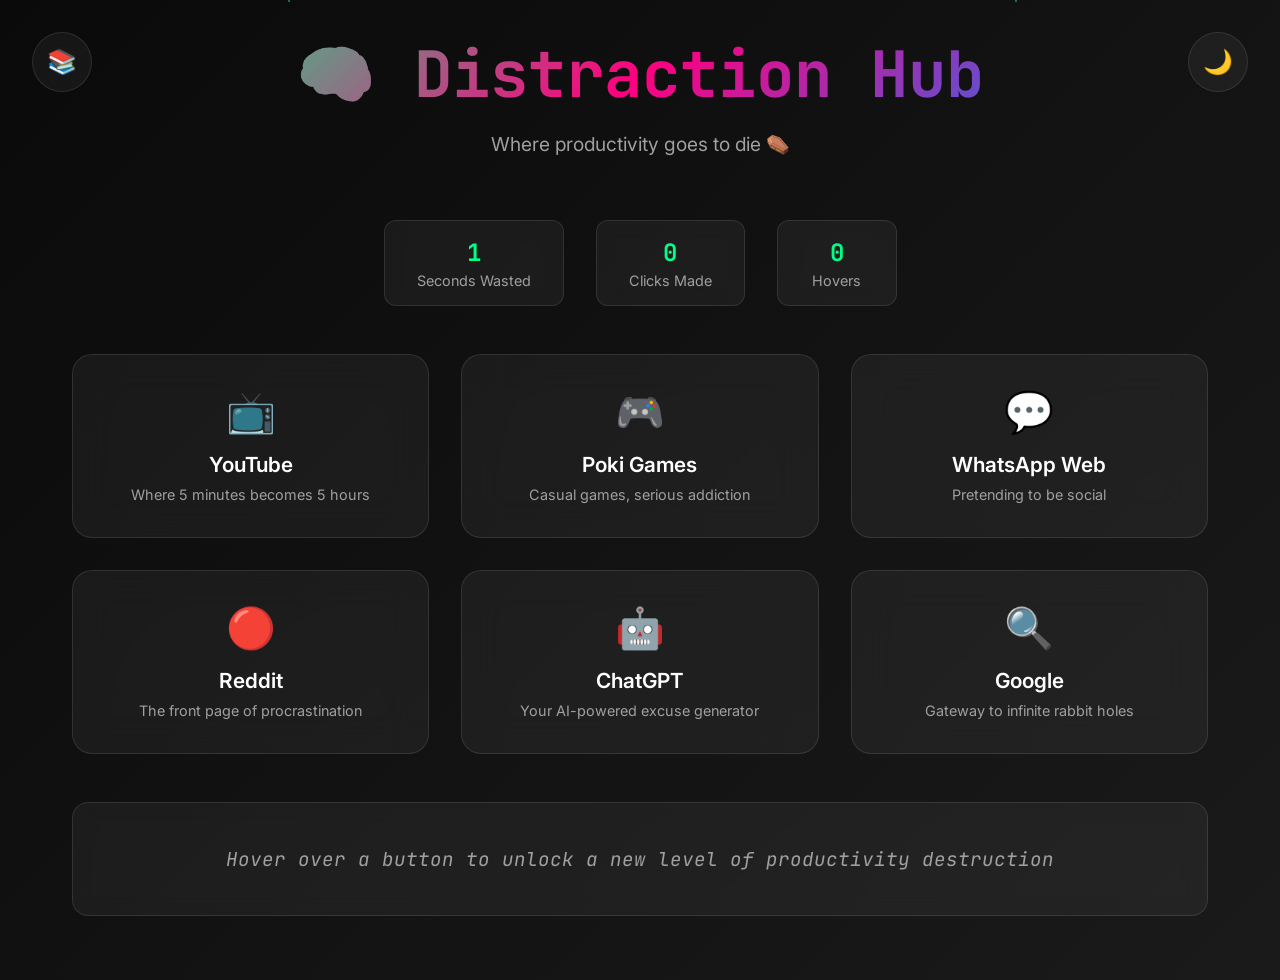
<file: index.html>
<!DOCTYPE html>
<html lang="en">
<head>
  <meta charset="UTF-8">
  <meta name="viewport" content="width=device-width, initial-scale=1.0">
  <title>Distraction Hub</title>
  <link rel="icon" href="data:image/svg+xml,<svg xmlns=%22http://www.w3.org/2000/svg%22 viewBox=%220 0 100 100%22><text y=%22.9em%22 font-size=%2290%22>🧠</text></svg>">
  <link rel="stylesheet" href="style.css" />
</head>
<body>
  <div class="bg-particles" id="particles"></div>
  
  <button class="mode-toggle" onclick="toggleMode()" aria-label="Toggle theme">
    <span id="modeIcon">🌙</span>
  </button>

  <!-- Panic Button -->
  <button class="panic-btn" onclick="activatePanic()" aria-label="Panic!">
    <span class="panic-icon">📚</span>
  </button>

  <div class="container">
    <div class="header-section">
      <h1>🧠 Distraction Hub</h1>
      <p class="subtitle">Where productivity goes to die ⚰️</p>
    </div>

    <div class="stats-bar">
      <div class="stat-item">
        <div class="stat-number" id="timeWasted">0</div>
        <div class="stat-label">Seconds Wasted</div>
      </div>
      <div class="stat-item">
        <div class="stat-number" id="clickCount">0</div>
        <div class="stat-label">Clicks Made</div>
      </div>
      <div class="stat-item">
        <div class="stat-number" id="hoversCount">0</div>
        <div class="stat-label">Hovers</div>
      </div>
    </div>

    <div class="button-grid">
      <a class="button-card" href="https://www.youtube.com" target="_blank" 
         onmouseover="updateJoke('Falling into the infinite scroll of cat videos and conspiracy theories')" 
         onclick="incrementClicks()">
        <div class="card-content">
          <span class="card-icon">📺</span>
          <div class="card-title">YouTube</div>
          <div class="card-description">Where 5 minutes becomes 5 hours</div>
        </div>
      </a>

      <a class="button-card" href="https://www.poki.com" target="_blank" 
         onmouseover="updateJoke('Just one more game... said 3 hours ago')" 
         onclick="incrementClicks()">
        <div class="card-content">
          <span class="card-icon">🎮</span>
          <div class="card-title">Poki Games</div>
          <div class="card-description">Casual games, serious addiction</div>
        </div>
      </a>

      <a class="button-card" href="https://web.whatsapp.com" target="_blank" 
         onmouseover="updateJoke('Checking if anyone messaged... they did not')" 
         onclick="incrementClicks()">
        <div class="card-content">
          <span class="card-icon">💬</span>
          <div class="card-title">WhatsApp Web</div>
          <div class="card-description">Pretending to be social</div>
        </div>
      </a>

      <a class="button-card" href="https://www.reddit.com" target="_blank" 
         onmouseover="updateJoke('Scrolling through r/mildlyinteresting for the 47th time today')" 
         onclick="incrementClicks()">
        <div class="card-content">
          <span class="card-icon">🔴</span>
          <div class="card-title">Reddit</div>
          <div class="card-description">The front page of procrastination</div>
        </div>
      </a>

      <a class="button-card" href="https://chat.openai.com" target="_blank" 
         onmouseover="updateJoke('Asking ChatGPT to do your work while you avoid doing your work')" 
         onclick="incrementClicks()">
        <div class="card-content">
          <span class="card-icon">🤖</span>
          <div class="card-title">ChatGPT</div>
          <div class="card-description">Your AI-powered excuse generator</div>
        </div>
      </a>

      <a class="button-card" href="https://www.google.com" target="_blank" 
         onmouseover="updateJoke('Googling how to be productive instead of being productive')" 
         onclick="incrementClicks()">
        <div class="card-content">
          <span class="card-icon">🔍</span>
          <div class="card-title">Google</div>
          <div class="card-description">Gateway to infinite rabbit holes</div>
        </div>
      </a>
    </div>

    <div class="joke-section">
      <div class="joke-text" id="jokeText">
        Hover over a button to unlock a new level of productivity destruction
      </div>
    </div>
  </div>
  <!-- Fake Work Screen -->
  <div id="panicScreen" class="panic-screen" style="display:none;">
    <div class="fake-work">
      <h2>Quarterly Report.xlsx</h2>
      <table>
        <tr><th>Month</th><th>Revenue</th><th>Growth</th></tr>
        <tr><td>Jan</td><td>$12,000</td><td>+5%</td></tr>
        <tr><td>Feb</td><td>$13,500</td><td>+12%</td></tr>
        <tr><td>Mar</td><td>$11,800</td><td>-3%</td></tr>
      </table>
      <p style="color:#888;font-size:0.9em;">Press <b>Esc</b> to return</p>
    </div>
  </div>
  <script src="script.js"></script>
</body>
</html>
</file>
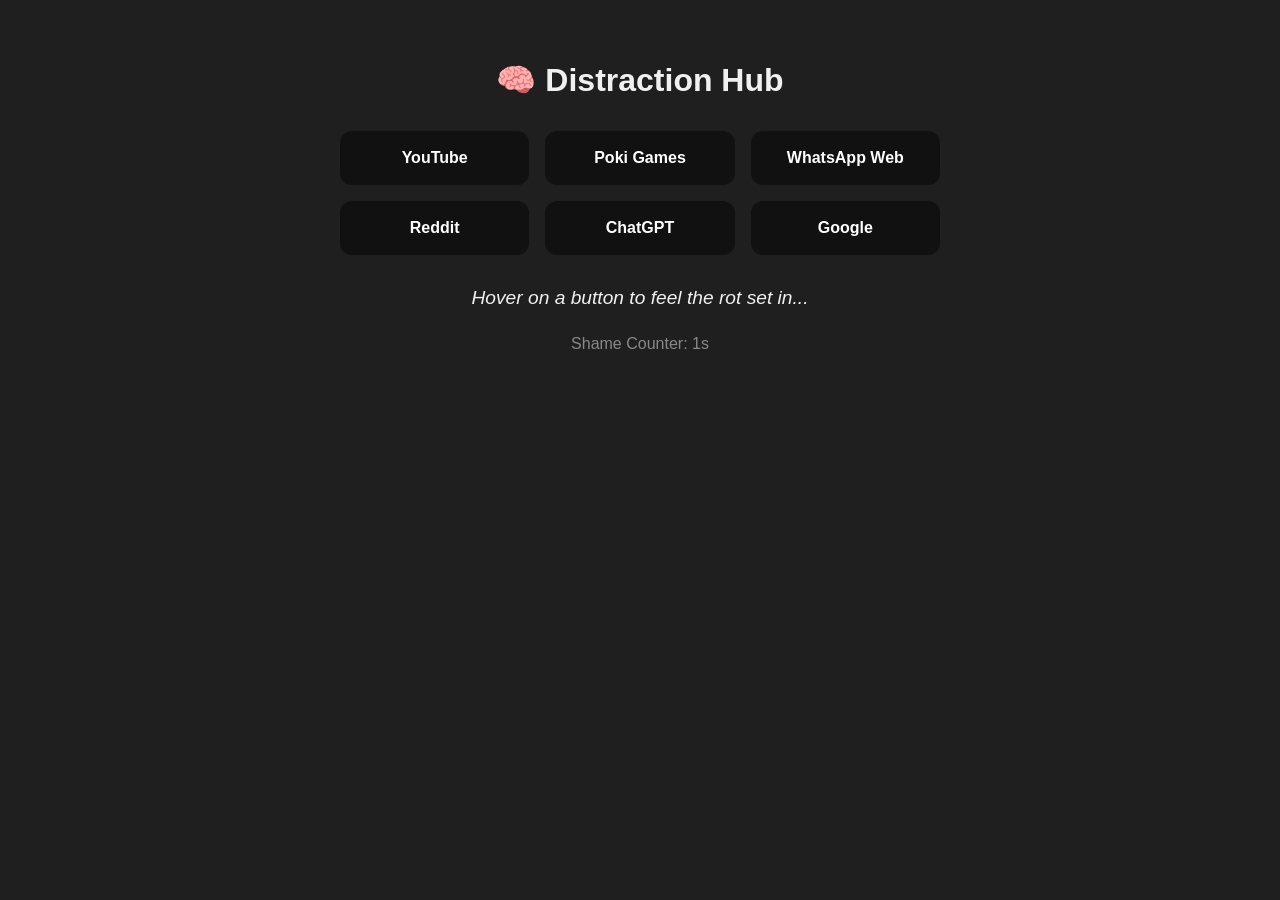
<file: distraction-hub.html>
<!DOCTYPE html>
<html lang="en">
<head>
  <meta charset="UTF-8" />
  <meta name="viewport" content="width=device-width, initial-scale=1.0" />
  <title>Distraction Hub</title>
  <style>
    @keyframes neon-glow {
      0% { box-shadow: 0 0 5px #0ff, 0 0 10px #0ff, 0 0 15px #0ff, 0 0 20px #0ff; }
      50% { box-shadow: 0 0 10px #ff0, 0 0 15px #ff0, 0 0 20px #ff0, 0 0 25px #ff0; }
      100% { box-shadow: 0 0 5px #0ff, 0 0 10px #0ff, 0 0 15px #0ff, 0 0 20px #0ff; }
    }

    body {
      background: #1f1f1f;
      color: #f0f0f0;
      font-family: 'Segoe UI', sans-serif;
      text-align: center;
      padding: 2rem;
    }

    .button-grid {
      display: grid;
      grid-template-columns: repeat(auto-fit, minmax(150px, 1fr));
      gap: 1rem;
      max-width: 600px;
      margin: 2rem auto;
    }

    a.button {
      display: block;
      background: #111;
      color: #fff;
      padding: 1rem;
      border-radius: 12px;
      text-decoration: none;
      font-weight: bold;
      border: 2px solid transparent;
      transition: all 0.3s ease;
      transform: scale(1);
    }

    a.button:hover {
      border-image: linear-gradient(45deg, #0ff, #f0f, #ff0, #0ff);
      border-image-slice: 1;
      animation: neon-glow 1s infinite;
      color: #0ff;
      transform: scale(1.1);
    }

    .joke {
      margin-top: 2rem;
      font-style: italic;
      font-size: 1.2rem;
      transition: all 0.2s;
      min-height: 2rem;
    }

    .video-container {
      margin-top: 2rem;
    }

    iframe {
      border: none;
      border-radius: 12px;
      width: 320px;
      height: 180px;
    }

    .shame {
      margin-top: 1rem;
      font-size: 1rem;
      color: #888;
    }
  </style>
</head>
<body>
  <h1>🧠 Distraction Hub</h1>

  <div class="button-grid">
    <a class="button" href="https://www.youtube.com" target="_blank" onmouseover="updateText('Time to fall into a YouTube hole.'); ">YouTube</a>
    <a class="button" href="https://www.poki.com" target="_blank" onmouseover="updateText('Games that eat hours like candy.'); ">Poki Games</a>
    <a class="button" href="https://web.whatsapp.com" target="_blank" onmouseover="updateText('Pretending to be social.'); ">WhatsApp Web</a>
    <a class="button" href="https://www.reddit.com" target="_blank" onmouseover="updateText('Scrolling endlessly. Worth it.'); ">Reddit</a>
    <a class="button" href="https://chat.openai.com" target="_blank" onmouseover="updateText('Talking to a robot instead of doing your work.');">ChatGPT</a>
    <a class="button" href="https://www.google.com" target="_blank" onmouseover="updateText('Procrastinate.');">Google</a>
  </div>

  <div class="joke" id="joke">Hover on a button to feel the rot set in...</div>
  <div class="shame" id="shameCounter">Shame Counter: 0s</div>

  <script>
    const updateText = (text) => {
      document.getElementById('joke').innerText = text;
    };

    let counter = 0;
    setInterval(() => {
      counter++;
      document.getElementById("shameCounter").innerText = `Shame Counter: ${counter}s`;
    }, 1000);
  </script>
</body>
</html>
</file>
<file: style.css>
@import url('https://fonts.googleapis.com/css2?family=JetBrains+Mono:wght@400;700&family=Inter:wght@400;600;700&display=swap');

:root {
  --bg-primary: #0a0a0a;
  --bg-secondary: #1a1a1a;
  --text-primary: #ffffff;
  --text-secondary: #a0a0a0;
  --accent-1: #00ff88;
  --accent-2: #ff0080;
  --accent-3: #0080ff;
  --glass-bg: rgba(255,255,255,0.05);
  --glass-border: rgba(255,255,255,0.1);
  --shadow-glow: 0 8px 32px rgba(0,255,136,0.1);
}

body.light {
  --bg-primary: #ffffff;
  --bg-secondary: #f8f9fa;
  --text-primary: #1a1a1a;
  --text-secondary: #6c757d;
  --glass-bg: rgba(0,0,0,0.03);
  --glass-border: rgba(0,0,0,0.08);
  --shadow-glow: 0 8px 32px rgba(0,0,0,0.1);
}

* {
  box-sizing: border-box;
  margin: 0;
  padding: 0;
}

body {
  background: linear-gradient(135deg, var(--bg-primary) 0%, var(--bg-secondary) 100%);
  color: var(--text-primary);
  font-family: 'Inter', sans-serif;
  min-height: 100vh;
  overflow-x: hidden;
  transition: all 0.4s cubic-bezier(0.4,0,0.2,1);
  position: relative;
}

.bg-particles {
  position: fixed;
  top: 0; left: 0;
  width: 100%; height: 100%;
  pointer-events: none;
  z-index: -1;
}

.particle {
  position: absolute;
  width: 2px; height: 2px;
  background: var(--accent-1);
  border-radius: 50%;
  opacity: 0.6;
  animation: float 20s infinite linear;
}

@keyframes float {
  0% { transform: translateY(100vh) rotate(0deg); opacity: 0; }
  10%,90% { opacity: 0.6; }
  100% { transform: translateY(-10vh) rotate(360deg); opacity: 0; }
}

.container {
  max-width: 1200px;
  margin: 0 auto;
  padding: 2rem;
  text-align: center;
}

.header-section {
  margin-bottom: 4rem;
  position: relative;
}

h1 {
  font-family: 'JetBrains Mono', monospace;
  font-size: clamp(2rem,5vw,4rem);
  font-weight: 700;
  margin-bottom: 1rem;
  background: linear-gradient(135deg, var(--accent-1), var(--accent-2), var(--accent-3));
  -webkit-background-clip: text;
  -webkit-text-fill-color: transparent;
  background-clip: text;
  animation: glow 3s ease-in-out infinite alternate;
  position: relative;
}

@keyframes glow {
  0% { filter: drop-shadow(0 0 10px var(--accent-1)); }
  50% { filter: drop-shadow(0 0 20px var(--accent-2)); }
  100% { filter: drop-shadow(0 0 15px var(--accent-3)); }
}

.subtitle {
  font-size: 1.2rem;
  color: var(--text-secondary);
  margin-bottom: 2rem;
  opacity: 0;
  animation: fadeInUp 1s ease-out 0.5s forwards;
}

@keyframes fadeInUp {
  from { opacity: 0; transform: translateY(30px);}
  to { opacity: 1; transform: translateY(0);}
}

.stats-bar {
  display: flex;
  justify-content: center;
  gap: 2rem;
  margin-bottom: 3rem;
  flex-wrap: wrap;
}

.stat-item {
  background: var(--glass-bg);
  backdrop-filter: blur(10px);
  border: 1px solid var(--glass-border);
  border-radius: 12px;
  padding: 1rem 2rem;
  min-width: 120px;
  transition: all 0.3s;
}

.stat-item:hover {
  transform: translateY(-5px);
  box-shadow: var(--shadow-glow);
}

.stat-number {
  font-family: 'JetBrains Mono', monospace;
  font-size: 1.5rem;
  font-weight: 700;
  color: var(--accent-1);
}

.stat-label, .card-description {
  color: var(--text-secondary);
  font-size: 0.9rem;
}

.stat-label { margin-top: 0.25rem; }

.button-grid {
  display: grid;
  grid-template-columns: repeat(auto-fit, minmax(280px,1fr));
  gap: 2rem;
  margin-bottom: 3rem;
}

.button-card {
  background: var(--glass-bg);
  backdrop-filter: blur(20px);
  border: 1px solid var(--glass-border);
  border-radius: 20px;
  padding: 0;
  transition: all 0.4s cubic-bezier(0.4,0,0.2,1);
  position: relative;
  overflow: hidden;
  text-decoration: none;
  color: var(--text-primary);
  display: block;
  opacity: 0;
  animation: slideInUp 0.6s ease-out forwards;
}

.button-card:nth-child(1) { animation-delay: 0.1s; }
.button-card:nth-child(2) { animation-delay: 0.2s; }
.button-card:nth-child(3) { animation-delay: 0.3s; }
.button-card:nth-child(4) { animation-delay: 0.4s; }
.button-card:nth-child(5) { animation-delay: 0.5s; }
.button-card:nth-child(6) { animation-delay: 0.6s; }

@keyframes slideInUp {
  from { opacity: 0; transform: translateY(50px);}
  to { opacity: 1; transform: translateY(0);}
}

.button-card::before {
  content: '';
  position: absolute;
  top: 0; left: -100%;
  width: 100%; height: 100%;
  background: linear-gradient(90deg, transparent, rgba(255,255,255,0.1), transparent);
  transition: left 0.5s;
}

.button-card:hover::before { left: 100%; }

.button-card:hover {
  transform: translateY(-8px) rotateX(5deg);
  box-shadow: 0 20px 40px rgba(0,0,0,0.2), var(--shadow-glow);
  border-color: var(--accent-1);
}

.button-card:active { transform: translateY(-4px) rotateX(2deg); }

.card-content {
  padding: 2rem;
  position: relative;
  z-index: 2;
}

.card-icon {
  font-size: 2.5rem;
  margin-bottom: 1rem;
  display: block;
  transition: transform 0.3s;
}

.button-card:hover .card-icon { transform: scale(1.2) rotate(5deg); }

.card-title {
  font-size: 1.3rem;
  font-weight: 600;
  margin-bottom: 0.5rem;
}

.card-description { line-height: 1.4; }

.mode-toggle {
  position: fixed;
  top: 2rem; right: 2rem;
  width: 60px; height: 60px;
  border-radius: 50%;
  background: var(--glass-bg);
  backdrop-filter: blur(10px);
  border: 1px solid var(--glass-border);
  color: var(--text-primary);
  font-size: 1.5rem;
  cursor: pointer;
  transition: all 0.3s;
  display: flex;
  align-items: center;
  justify-content: center;
  z-index: 100;
}

.mode-toggle:hover {
  transform: scale(1.1) rotate(15deg);
  box-shadow: var(--shadow-glow);
}

.joke-section {
  background: var(--glass-bg);
  backdrop-filter: blur(10px);
  border: 1px solid var(--glass-border);
  border-radius: 16px;
  padding: 2rem;
  margin-bottom: 2rem;
  transition: all 0.3s;
}

.joke-text {
  font-size: 1.2rem;
  font-style: italic;
  color: var(--text-secondary);
  min-height: 3rem;
  display: flex;
  align-items: center;
  justify-content: center;
  transition: all 0.3s;
  font-family: 'JetBrains Mono', monospace;
  position: relative;
}

.joke-text.typing {
  color: var(--accent-2);
  transform: scale(1.05);
}

.joke-text.typing::after {
  content: '|';
  animation: blink 1s infinite;
  margin-left: 2px;
}

@keyframes blink {
  0%,50% { opacity: 1; }
  51%,100% { opacity: 0; }
}

.productivity-killer {
  background: linear-gradient(135deg, var(--accent-2), var(--accent-3));
  -webkit-background-clip: text;
  -webkit-text-fill-color: transparent;
  background-clip: text;
  font-weight: 600;
}

/* Responsive */
@media (max-width: 768px) {
  .container { padding: 1rem; }
  h1 { font-size: 2.5rem; margin-bottom: 0.5rem; }
  .subtitle { font-size: 1rem; margin-bottom: 1.5rem; }
  .header-section { margin-bottom: 2rem; }
  .button-grid { grid-template-columns: 1fr; gap: 1rem; }
  .button-card { border-radius: 16px; }
  .card-content { padding: 1.5rem; }
  .card-icon { font-size: 2rem; margin-bottom: 0.75rem; }
  .card-title { font-size: 1.2rem; }
  .card-description { font-size: 0.85rem; }
  .stats-bar { gap: 0.75rem; margin-bottom: 2rem; }
  .stat-item { padding: 0.75rem 1rem; min-width: 90px; border-radius: 10px; }
  .stat-number { font-size: 1.2rem; }
  .stat-label { font-size: 0.8rem; }
  .joke-section { padding: 1.5rem; margin-bottom: 1.5rem; border-radius: 12px; }
  .joke-text { font-size: 1rem; min-height: 2.5rem; text-align: center; line-height: 1.4; }
  .mode-toggle { top: 1rem; right: 1rem; width: 50px; height: 50px; font-size: 1.2rem; }
  .button-card:hover { transform: translateY(-4px);}
  .button-card:active { transform: translateY(-2px);}
}

@media (max-width: 480px) {
  .container { padding: 0.75rem; }
  h1 { font-size: 2rem; }
  .stats-bar { flex-direction: column; align-items: center; gap: 0.5rem; }
  .stat-item { width: 100%; max-width: 200px; text-align: center; }
  .joke-text { font-size: 0.9rem; padding: 0 0.5rem; }
}

/* Confetti styles */
.confetti {
  position: fixed;
  top: 0; left: 0;
  width: 100vw; height: 100vh;
  pointer-events: none;
  z-index: 9999;
  overflow: hidden;
}
.confetti-piece {
  position: absolute;
  width: 12px; height: 18px;
  border-radius: 3px;
  opacity: 0.8;
  will-change: transform;
  animation: confetti-fall 1.2s linear forwards;
}
@keyframes confetti-fall {
  to {
    transform: translateY(100vh) rotateZ(360deg);
    opacity: 0.2;
  }
}

/* Panic Button */
.panic-btn {
  position: fixed;
  top: 2rem;
  left: 2rem;
  width: 60px;
  height: 60px;
  border-radius: 50%;
  background: var(--glass-bg);
  backdrop-filter: blur(10px);
  border: 1px solid var(--glass-border);
  color: var(--text-primary);
  font-size: 1.5rem;
  cursor: pointer;
  transition: all 0.3s;
  display: flex;
  align-items: center;
  justify-content: center;
  z-index: 2000;
}

/* Remove default outline for both buttons */
.mode-toggle:focus,
.panic-btn:focus {
  outline: none;
  box-shadow: 0 0 0 3px var(--accent-1); /* Optional: custom focus ring */
}

.panic-btn:hover {
   transform: scale(1.1) rotate(-15deg);
  box-shadow: var(--shadow-glow);
  background: var(--glass-bg);
  border-color: var(--accent-2);
}

.panic-icon {
  font-size: 1.5rem;
}

/* Panic Screen */
.panic-screen {
  position: fixed;
  top: 0; left: 0;
  width: 100vw; height: 100vh;
  background: #fff;
  color: #222;
  z-index: 3000;
  display: flex;
  align-items: center;
  justify-content: center;
}
.fake-work {
  background: #f8f9fa;
  border: 1px solid #e0e0e0;
  border-radius: 12px;
  padding: 2rem 3rem;
  box-shadow: 0 8px 32px rgba(0,0,0,0.08);
  min-width: 320px;
}
.fake-work table {
  width: 100%;
  border-collapse: collapse;
  margin: 1rem 0;
}
.fake-work th, .fake-work td {
  border: 1px solid #ccc;
  padding: 0.5rem 1rem;
  text-align: left;
}
.fake-work th {
  background: #e9ecef;
}

/* Custom scrollbar */
::-webkit-scrollbar { width: 8px; }
::-webkit-scrollbar-track { background: var(--bg-secondary); }
::-webkit-scrollbar-thumb { background: var(--accent-1); border-radius: 4px; }
::-webkit-scrollbar-thumb:hover { background: var(--accent-2); }
</file>
